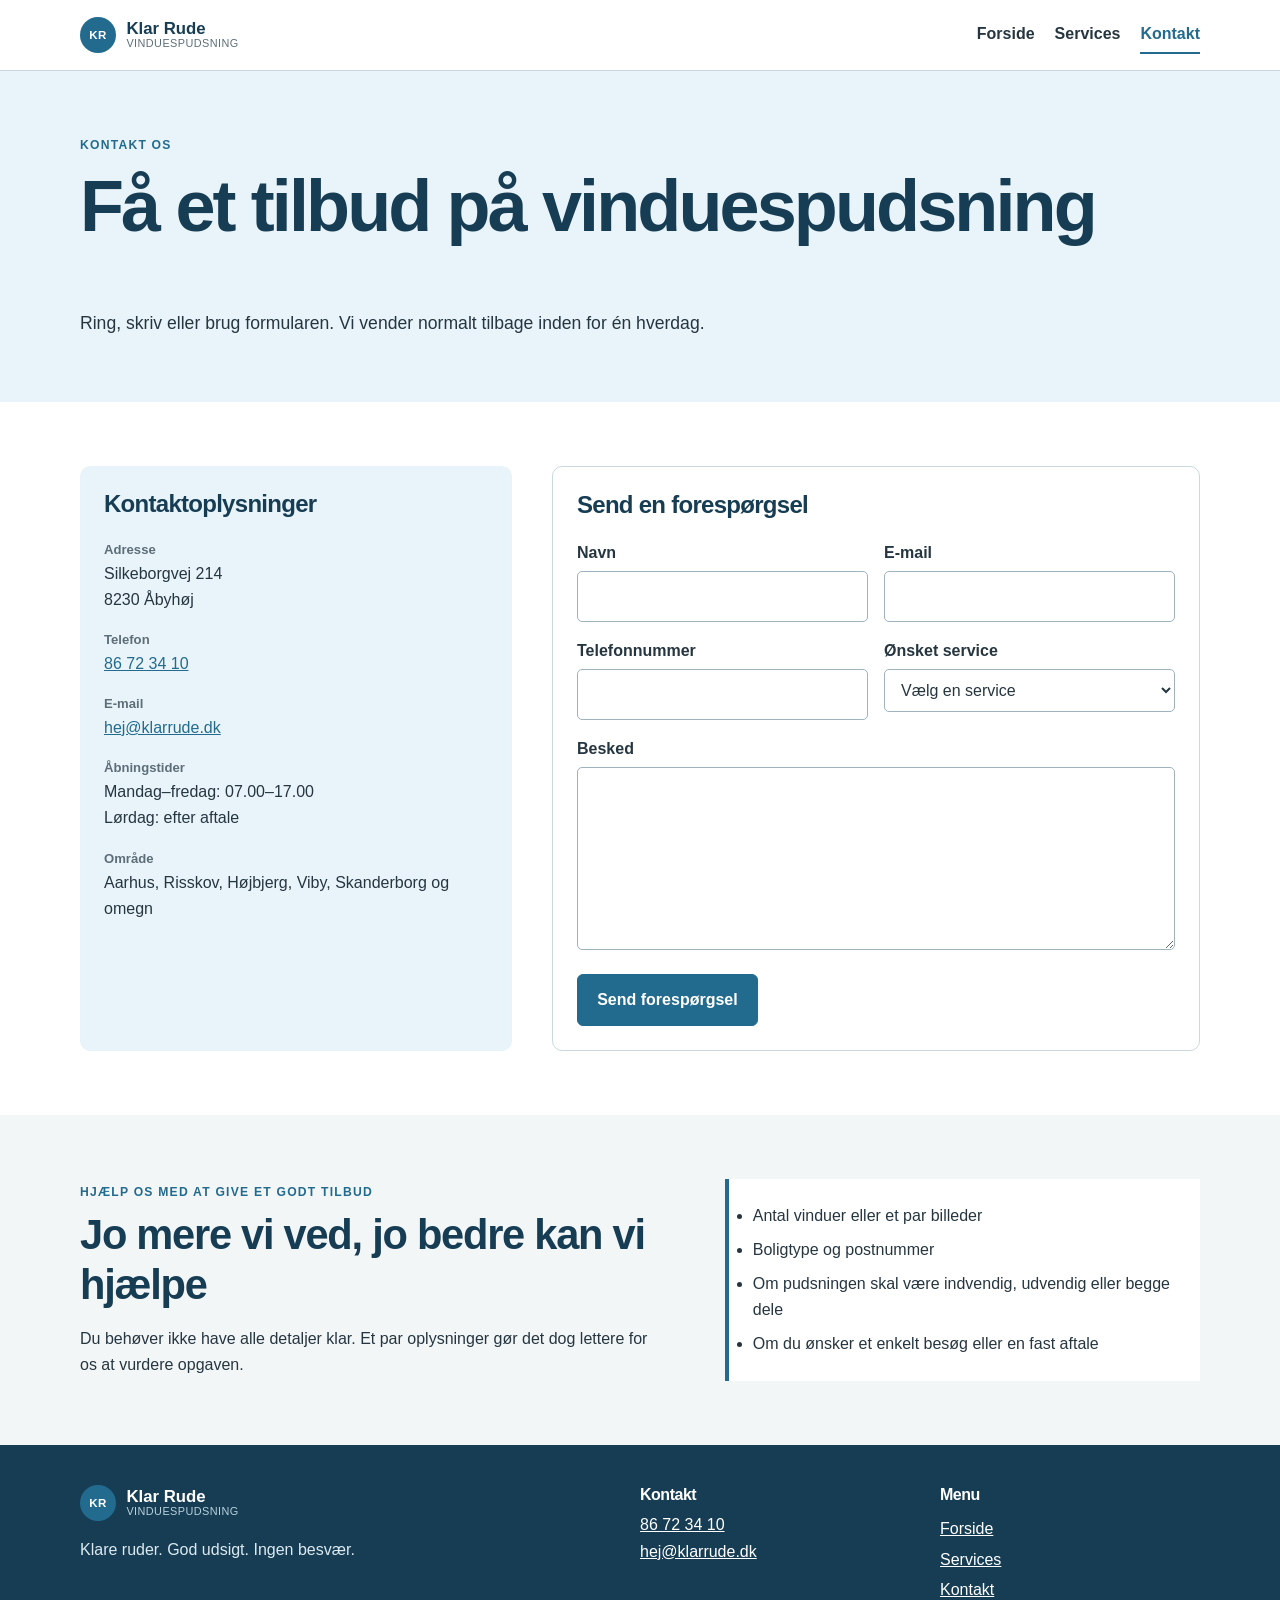
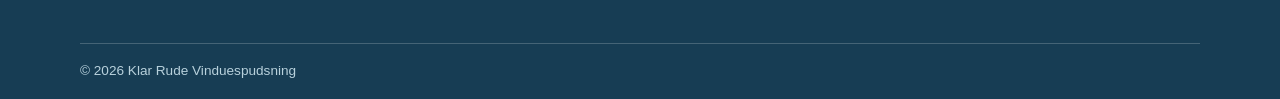
<file: contact.html>
<!DOCTYPE html>
<html lang="da">
  <head>
    <meta charset="UTF-8">
    <meta name="viewport" content="width=device-width, initial-scale=1.0">
    <meta name="description" content="Kontakt Klar Rude Vinduespudsning og få et uforpligtende tilbud.">
    <title>Kontakt | Klar Rude Vinduespudsning</title>
    <link rel="stylesheet" href="css/styles.css">
  </head>
  <body>
    <!-- Header og navigation -->
    <header class="site-header"><div class="container header-content"><a class="brand" href="index.html" aria-label="Klar Rude - gå til forsiden"><span class="brand-mark" aria-hidden="true">KR</span><span>Klar Rude <small>Vinduespudsning</small></span></a><nav class="main-navigation" aria-label="Hovednavigation"><a href="index.html">Forside</a><a href="services.html">Services</a><a class="current-page" href="contact.html" aria-current="page">Kontakt</a></nav></div></header>
    <main>
      <!-- Sideintroduktion -->
      <section class="page-intro"><div class="container"><p class="eyebrow">Kontakt os</p><h1>Få et tilbud på vinduespudsning</h1><p>Ring, skriv eller brug formularen. Vi vender normalt tilbage inden for én hverdag.</p></div></section>
      <!-- Kontaktoplysninger og formular -->
      <section class="section"><div class="container contact-layout">
        <aside class="contact-details"><h2>Kontaktoplysninger</h2><dl><div><dt>Adresse</dt><dd>Silkeborgvej 214<br>8230 Åbyhøj</dd></div><div><dt>Telefon</dt><dd><a href="tel:+4586723410">86 72 34 10</a></dd></div><div><dt>E-mail</dt><dd><a href="mailto:hej@klarrude.dk">hej@klarrude.dk</a></dd></div><div><dt>Åbningstider</dt><dd>Mandag–fredag: 07.00–17.00<br>Lørdag: efter aftale</dd></div><div><dt>Område</dt><dd>Aarhus, Risskov, Højbjerg, Viby, Skanderborg og omegn</dd></div></dl></aside>
        <form class="contact-form" action="#" method="post"><h2>Send en forespørgsel</h2><div class="form-row"><div><label for="name">Navn</label><input id="name" name="name" type="text" autocomplete="name" required></div><div><label for="email">E-mail</label><input id="email" name="email" type="email" autocomplete="email" required></div></div><div class="form-row"><div><label for="phone">Telefonnummer</label><input id="phone" name="phone" type="tel" autocomplete="tel"></div><div><label for="service">Ønsket service</label><select id="service" name="service"><option value="">Vælg en service</option><option>Privat vinduespudsning</option><option>Erhvervsvinduespudsning</option><option>Fast abonnementsordning</option></select></div></div><div><label for="message">Besked</label><textarea id="message" name="message" rows="6" required></textarea></div><button class="button" type="submit">Send forespørgsel</button></form>
      </div></section>
      <!-- Hjælp til tilbud -->
      <section class="section section-tinted"><div class="container quote-help"><div><p class="eyebrow">Hjælp os med at give et godt tilbud</p><h2>Jo mere vi ved, jo bedre kan vi hjælpe</h2><p>Du behøver ikke have alle detaljer klar. Et par oplysninger gør det dog lettere for os at vurdere opgaven.</p></div><ul><li>Antal vinduer eller et par billeder</li><li>Boligtype og postnummer</li><li>Om pudsningen skal være indvendig, udvendig eller begge dele</li><li>Om du ønsker et enkelt besøg eller en fast aftale</li></ul></div></section>
    </main>
    <!-- Footer -->
    <footer class="site-footer"><div class="container footer-content"><div><a class="brand footer-brand" href="index.html"><span class="brand-mark" aria-hidden="true">KR</span><span>Klar Rude <small>Vinduespudsning</small></span></a><p>Klare ruder. God udsigt. Ingen besvær.</p></div><div><h2>Kontakt</h2><p><a href="tel:+4586723410">86 72 34 10</a><br><a href="mailto:hej@klarrude.dk">hej@klarrude.dk</a></p></div><nav aria-label="Footer-navigation"><h2>Menu</h2><a href="index.html">Forside</a><a href="services.html">Services</a><a href="contact.html">Kontakt</a></nav></div><div class="container footer-bottom"><p>© 2026 Klar Rude Vinduespudsning</p></div></footer>
  </body>
</html>
</file>
<file: css/styles.css>
:root {
  --color-white: #ffffff;
  --color-sky: #e8f4f9;
  --color-grey: #f3f6f7;
  --color-navy: #173d54;
  --color-blue: #236b8e;
  --color-text: #263640;
  --color-muted: #5d6e78;
  --color-border: #cbd9df;
  --shadow: 0 8px 24px rgba(23, 61, 84, 0.08);
  --radius: 10px;
  --space-xs: 0.5rem;
  --space-sm: 1rem;
  --space-md: 1.5rem;
  --space-lg: 2.5rem;
  --space-xl: 4rem;
  --max-width: 1120px;
}

* { box-sizing: border-box; }
html { scroll-behavior: smooth; }
body { margin: 0; color: var(--color-text); background: var(--color-white); font-family: Arial, Helvetica, sans-serif; font-size: 1rem; line-height: 1.65; }
img { display: block; max-width: 100%; height: auto; }
a { color: var(--color-blue); }
a:hover { color: var(--color-navy); }
a:focus-visible, button:focus-visible, input:focus-visible, select:focus-visible, textarea:focus-visible { outline: 3px solid #f2ad48; outline-offset: 3px; }
h1, h2, h3, p { margin-top: 0; }
h1, h2, h3 { color: var(--color-navy); line-height: 1.2; }
h1 { font-size: clamp(2.25rem, 6vw, 4.5rem); letter-spacing: -0.04em; }
h2 { font-size: clamp(1.7rem, 4vw, 2.6rem); letter-spacing: -0.03em; }
h3 { font-size: 1.25rem; }
ul { padding-left: 1.2rem; }
li + li { margin-top: 0.45rem; }
.container { width: min(100% - 2rem, var(--max-width)); margin-inline: auto; }

/* Header og navigation */
.site-header { background: var(--color-white); border-bottom: 1px solid var(--color-border); }
.header-content { display: flex; flex-direction: column; gap: var(--space-sm); padding-block: 1rem; }
.brand { display: inline-flex; align-items: center; width: fit-content; gap: 0.65rem; color: var(--color-navy); font-size: 1.05rem; font-weight: 700; line-height: 1.1; text-decoration: none; }
.brand small { display: block; color: var(--color-muted); font-size: 0.68rem; font-weight: 400; letter-spacing: 0.04em; text-transform: uppercase; }
.brand-mark { display: grid; width: 2.25rem; aspect-ratio: 1; place-items: center; border-radius: 50%; color: var(--color-white); background: var(--color-blue); font-size: 0.72rem; letter-spacing: 0.03em; }
.main-navigation { display: flex; gap: 1.25rem; }
.main-navigation a { padding-block: 0.3rem; color: var(--color-text); font-weight: 600; text-decoration: none; }
.main-navigation a:hover, .main-navigation .current-page { color: var(--color-blue); }
.main-navigation .current-page { border-bottom: 2px solid var(--color-blue); }

/* Fælles indhold */
.hero { background: linear-gradient(135deg, var(--color-sky), var(--color-white)); }
.hero-content { display: grid; gap: var(--space-lg); padding-block: var(--space-xl); }
.hero-copy { align-self: center; max-width: 38rem; }
.hero h1 { margin-bottom: var(--space-xs); }
.hero-slogan { color: var(--color-blue); font-size: 1.25rem; font-weight: 700; }
.hero img { width: 100%; border-radius: var(--radius); box-shadow: var(--shadow); }
.eyebrow { margin-bottom: var(--space-xs); color: var(--color-blue); font-size: 0.76rem; font-weight: 700; letter-spacing: 0.1em; text-transform: uppercase; }
.button { display: inline-block; margin-top: var(--space-sm); padding: 0.75rem 1.2rem; border: 1px solid var(--color-blue); border-radius: 6px; color: var(--color-white); background: var(--color-blue); font: inherit; font-weight: 700; text-decoration: none; cursor: pointer; transition: background-color 0.2s ease, transform 0.2s ease; }
.button:hover { color: var(--color-white); background: var(--color-navy); transform: translateY(-2px); }
.section { padding-block: var(--space-xl); }
.section-tinted { background: var(--color-grey); }
.split-section, .quote-help { display: grid; gap: var(--space-md); }
.section-heading { margin-bottom: var(--space-lg); max-width: 45rem; }
.section-heading h2 { margin-bottom: 0; }
.card-grid { display: grid; gap: var(--space-md); }
.info-card { padding: var(--space-md); border-radius: var(--radius); background: var(--color-white); box-shadow: var(--shadow); }
.info-card h3 { margin-bottom: var(--space-xs); }
.info-card p { margin-bottom: 0; color: var(--color-muted); }
.card-number { color: #9abeca; font-size: 0.85rem; font-weight: 700; letter-spacing: 0.08em; }
.section-heading-row { display: flex; flex-direction: column; gap: var(--space-sm); }
.text-link { font-weight: 700; text-decoration-thickness: 2px; text-underline-offset: 0.25em; }
.service-card { overflow: hidden; border-radius: var(--radius); background: var(--color-white); box-shadow: var(--shadow); }
.service-card img { width: 100%; }
.service-card-content { padding: var(--space-md); }
.service-card h3 { margin-bottom: var(--space-xs); }
.service-card p { margin-bottom: 0; color: var(--color-muted); }
.page-intro { padding-block: var(--space-xl); background: var(--color-sky); }
.page-intro p:last-child { max-width: 44rem; margin-bottom: 0; font-size: 1.1rem; }

/* Services */
.service-list { display: grid; gap: var(--space-xl); }
.detailed-service { display: grid; gap: var(--space-md); align-items: center; }
.detailed-service img { width: 100%; border-radius: var(--radius); }
.detailed-service h2 { margin-bottom: var(--space-sm); }
.detailed-service ul { color: var(--color-muted); }
.cta-section { padding-block: var(--space-xl); color: var(--color-white); background: var(--color-navy); text-align: center; }
.cta-section h2, .cta-section .eyebrow { color: var(--color-white); }
.cta-section .eyebrow { opacity: 0.75; }
.cta-section p:not(.eyebrow) { max-width: 38rem; margin-inline: auto; }
.button-light { border-color: var(--color-white); color: var(--color-navy); background: var(--color-white); }
.button-light:hover { color: var(--color-white); background: var(--color-blue); }

/* Kontakt */
.contact-layout { display: grid; gap: var(--space-lg); }
.contact-details { padding: var(--space-md); border-radius: var(--radius); background: var(--color-sky); }
.contact-details h2, .contact-form h2 { font-size: 1.5rem; }
dl { margin: 0; }
dl div + div { margin-top: var(--space-sm); }
dt { color: var(--color-muted); font-size: 0.82rem; font-weight: 700; }
dd { margin: 0; }
.contact-form { padding: var(--space-md); border: 1px solid var(--color-border); border-radius: var(--radius); }
.contact-form > div { margin-top: var(--space-sm); }
.form-row { display: grid; gap: var(--space-sm); }
label { display: block; margin-bottom: 0.3rem; font-weight: 700; }
input, select, textarea { width: 100%; padding: 0.7rem 0.75rem; border: 1px solid #9eb3be; border-radius: 5px; color: var(--color-text); background: var(--color-white); font: inherit; }
textarea { resize: vertical; }
input:focus, select:focus, textarea:focus { border-color: var(--color-blue); }
.quote-help { align-items: center; }
.quote-help h2 { margin-bottom: var(--space-sm); }
.quote-help p:last-child { margin-bottom: 0; }
.quote-help ul { margin: 0; padding: var(--space-md); border-left: 4px solid var(--color-blue); background: var(--color-white); }

/* Footer */
.site-footer { color: #dceaf0; background: var(--color-navy); }
.footer-content { display: grid; gap: var(--space-lg); padding-block: var(--space-lg); }
.site-footer h2 { margin-bottom: var(--space-xs); color: var(--color-white); font-size: 1rem; }
.site-footer p { margin-bottom: 0; }
.site-footer a { color: var(--color-white); }
.site-footer nav { display: grid; gap: 0.25rem; width: fit-content; }
.footer-brand { color: var(--color-white); }
.footer-brand small { color: #b8d1dc; }
.footer-brand + p { margin-top: var(--space-sm); }
.footer-bottom { padding-block: 1rem; border-top: 1px solid rgba(255, 255, 255, 0.2); color: #b8d1dc; font-size: 0.85rem; }

/* Tablet og desktop */
@media (min-width: 640px) {
  .header-content { flex-direction: row; align-items: center; justify-content: space-between; }
  .card-grid { grid-template-columns: repeat(3, 1fr); }
  .form-row { grid-template-columns: repeat(2, 1fr); }
  .footer-content { grid-template-columns: 2fr 1fr 1fr; }
}

@media (min-width: 800px) {
  .hero-content { grid-template-columns: 1fr 1fr; align-items: center; }
  .split-section { grid-template-columns: 0.85fr 1.15fr; gap: var(--space-xl); }
  .section-heading-row { flex-direction: row; align-items: end; justify-content: space-between; max-width: none; }
  .detailed-service { grid-template-columns: 1fr 1fr; gap: var(--space-xl); }
  .detailed-service.reverse img { order: 2; }
  .contact-layout { grid-template-columns: 0.8fr 1.2fr; }
  .quote-help { grid-template-columns: 1.1fr 0.9fr; gap: var(--space-xl); }
}
</file>
